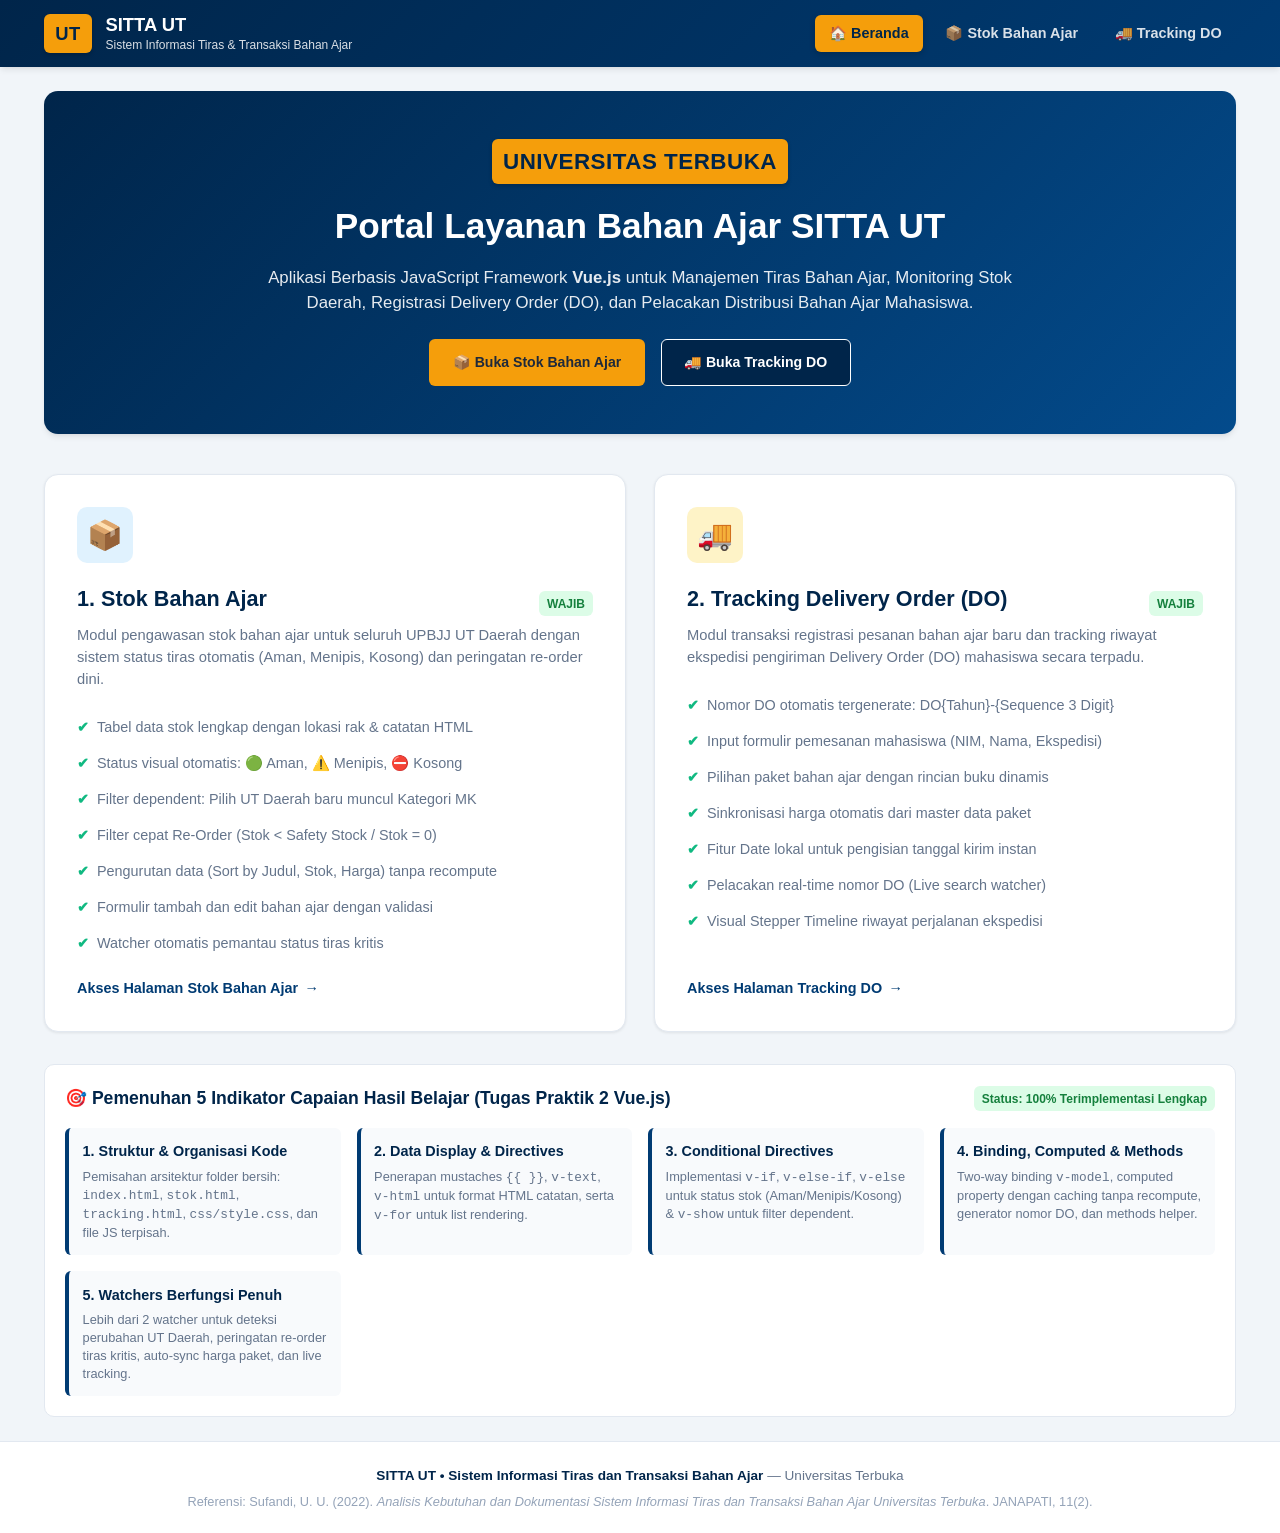
<file: index.html>
<!DOCTYPE html>
<html lang="id">
<head>
  <meta charset="UTF-8">
  <meta name="viewport" content="width=device-width, initial-scale=1.0">
  <title>SITTA UT - Portal Sistem Pemesanan & Distribusi Bahan Ajar</title>
  <!-- Link CSS Desain SITTA UT -->
  <link rel="stylesheet" href="css/style.css">
  <style>
    .features-list {
      list-style: none;
      margin: 1rem 0;
      padding: 0;
    }
    .features-list li {
      padding: 0.45rem 0;
      display: flex;
      align-items: center;
      gap: 0.5rem;
      font-size: 0.9rem;
      color: var(--text-secondary);
    }
    .features-list li::before {
      content: "✔";
      color: #10b981;
      font-weight: bold;
    }
    .indicator-badge-box {
      background: #ffffff;
      border: 1px solid var(--border-color);
      border-radius: var(--radius-md);
      padding: 1.25rem;
      margin-top: 2rem;
    }
    .indicator-grid {
      display: grid;
      grid-template-columns: repeat(auto-fit, minmax(220px, 1fr));
      gap: 1rem;
      margin-top: 1rem;
    }
    .indicator-item {
      background: #f8fafc;
      border-left: 4px solid var(--ut-blue-primary);
      padding: 0.85rem;
      border-radius: var(--radius-sm);
    }
    .indicator-item h4 {
      font-size: 0.9rem;
      color: var(--ut-blue-dark);
      margin-bottom: 0.3rem;
    }
    .indicator-item p {
      font-size: 0.8rem;
      color: var(--text-secondary);
      line-height: 1.4;
    }
  </style>
</head>
<body>

  <!-- Navigasi Header SITTA UT -->
  <header class="site-header">
    <div class="header-container">
      <a href="index.html" class="brand-wrapper">
        <span class="brand-logo-badge">UT</span>
        <div>
          <div class="brand-title">SITTA UT</div>
          <div class="brand-subtitle">Sistem Informasi Tiras & Transaksi Bahan Ajar</div>
        </div>
      </a>
      <nav class="main-nav">
        <ul>
          <li><a href="index.html" class="nav-link active">🏠 Beranda</a></li>
          <li><a href="stok.html" class="nav-link">📦 Stok Bahan Ajar</a></li>
          <li><a href="tracking.html" class="nav-link">🚚 Tracking DO</a></li>
        </ul>
      </nav>
    </div>
  </header>

  <!-- Konten Utama Portal Navigasi -->
  <main class="main-content">

    <!-- Hero Banner SITTA UT -->
    <section class="portal-hero">
      <span class="brand-logo-badge" style="display:inline-block; margin-bottom:1rem; font-size:1.4rem;">
        UNIVERSITAS TERBUKA
      </span>
      <h1>Portal Layanan Bahan Ajar SITTA UT</h1>
      <p>
        Aplikasi Berbasis JavaScript Framework <strong>Vue.js</strong> untuk Manajemen Tiras Bahan Ajar,
        Monitoring Stok Daerah, Registrasi Delivery Order (DO), dan Pelacakan Distribusi Bahan Ajar Mahasiswa.
      </p>
      <div style="margin-top:1.5rem; display:flex; justify-content:center; gap:1rem; flex-wrap:wrap;">
        <a href="stok.html" class="btn btn-warning" style="font-weight:700; padding:0.75rem 1.4rem;">
          📦 Buka Stok Bahan Ajar
        </a>
        <a href="tracking.html" class="btn btn-primary" style="background:#00254a; border:1px solid #ffffff; padding:0.75rem 1.4rem;">
          🚚 Buka Tracking DO
        </a>
      </div>
    </section>

    <!-- Grid Navigasi Menu ke 2 Halaman Web Utama (WAJIB) -->
    <div class="portal-nav-grid">

      <!-- Kartu Menu 1: Stok Bahan Ajar -->
      <a href="stok.html" class="portal-nav-card">
        <div>
          <div class="card-icon" style="background:#e0f2fe; color:#0284c7;">📦</div>
          <div style="display:flex; justify-content:space-between; align-items:center;">
            <h3>1. Stok Bahan Ajar</h3>
            <span class="tag-badge" style="background:#dcfce7; color:#15803d;">WAJIB</span>
          </div>
          <p>
            Modul pengawasan stok bahan ajar untuk seluruh UPBJJ UT Daerah dengan sistem status tiras otomatis
            (Aman, Menipis, Kosong) dan peringatan re-order dini.
          </p>
          <ul class="features-list">
            <li>Tabel data stok lengkap dengan lokasi rak & catatan HTML</li>
            <li>Status visual otomatis: 🟢 Aman, ⚠️ Menipis, ⛔ Kosong</li>
            <li>Filter dependent: Pilih UT Daerah baru muncul Kategori MK</li>
            <li>Filter cepat Re-Order (Stok &lt; Safety Stock / Stok = 0)</li>
            <li>Pengurutan data (Sort by Judul, Stok, Harga) tanpa recompute</li>
            <li>Formulir tambah dan edit bahan ajar dengan validasi</li>
            <li>Watcher otomatis pemantau status tiras kritis</li>
          </ul>
        </div>
        <div class="portal-card-footer">
          <span>Akses Halaman Stok Bahan Ajar</span>
          <span>&rarr;</span>
        </div>
      </a>

      <!-- Kartu Menu 2: Tracking Delivery Order (DO) -->
      <a href="tracking.html" class="portal-nav-card">
        <div>
          <div class="card-icon" style="background:#fef3c7; color:#d97706;">🚚</div>
          <div style="display:flex; justify-content:space-between; align-items:center;">
            <h3>2. Tracking Delivery Order (DO)</h3>
            <span class="tag-badge" style="background:#dcfce7; color:#15803d;">WAJIB</span>
          </div>
          <p>
            Modul transaksi registrasi pesanan bahan ajar baru dan tracking riwayat ekspedisi pengiriman
            Delivery Order (DO) mahasiswa secara terpadu.
          </p>
          <ul class="features-list">
            <li>Nomor DO otomatis tergenerate: DO{Tahun}-{Sequence 3 Digit}</li>
            <li>Input formulir pemesanan mahasiswa (NIM, Nama, Ekspedisi)</li>
            <li>Pilihan paket bahan ajar dengan rincian buku dinamis</li>
            <li>Sinkronisasi harga otomatis dari master data paket</li>
            <li>Fitur Date lokal untuk pengisian tanggal kirim instan</li>
            <li>Pelacakan real-time nomor DO (Live search watcher)</li>
            <li>Visual Stepper Timeline riwayat perjalanan ekspedisi</li>
          </ul>
        </div>
        <div class="portal-card-footer">
          <span>Akses Halaman Tracking DO</span>
          <span>&rarr;</span>
        </div>
      </a>

    </div>

    <!-- Ringkasan Pemenuhan 5 Indikator Capaian Tugas Praktik 2 -->
    <div class="indicator-badge-box">
      <div style="display:flex; justify-content:space-between; align-items:center; flex-wrap:wrap; gap:0.5rem;">
        <h3 style="font-size:1.1rem; color:var(--ut-blue-dark); font-weight:700;">
          🎯 Pemenuhan 5 Indikator Capaian Hasil Belajar (Tugas Praktik 2 Vue.js)
        </h3>
        <span class="tag-badge" style="background:#dcfce7; color:#15803d; font-weight:700;">
          Status: 100% Terimplementasi Lengkap
        </span>
      </div>

      <div class="indicator-grid">
        <div class="indicator-item">
          <h4>1. Struktur &amp; Organisasi Kode</h4>
          <p>Pemisahan arsitektur folder bersih: <code>index.html</code>, <code>stok.html</code>, <code>tracking.html</code>, <code>css/style.css</code>, dan file JS terpisah.</p>
        </div>
        <div class="indicator-item">
          <h4>2. Data Display &amp; Directives</h4>
          <p>Penerapan mustaches <code>{{ }}</code>, <code>v-text</code>, <code>v-html</code> untuk format HTML catatan, serta <code>v-for</code> untuk list rendering.</p>
        </div>
        <div class="indicator-item">
          <h4>3. Conditional Directives</h4>
          <p>Implementasi <code>v-if</code>, <code>v-else-if</code>, <code>v-else</code> untuk status stok (Aman/Menipis/Kosong) &amp; <code>v-show</code> untuk filter dependent.</p>
        </div>
        <div class="indicator-item">
          <h4>4. Binding, Computed &amp; Methods</h4>
          <p>Two-way binding <code>v-model</code>, computed property dengan caching tanpa recompute, generator nomor DO, dan methods helper.</p>
        </div>
        <div class="indicator-item">
          <h4>5. Watchers Berfungsi Penuh</h4>
          <p>Lebih dari 2 watcher untuk deteksi perubahan UT Daerah, peringatan re-order tiras kritis, auto-sync harga paket, dan live tracking.</p>
        </div>
      </div>
    </div>

  </main>

  <!-- Footer Aplikasi SITTA UT -->
  <footer class="site-footer">
    <div style="max-width:1240px; margin:0 auto;">
      <p>
        <strong>SITTA UT &bull; Sistem Informasi Tiras dan Transaksi Bahan Ajar</strong> &mdash; Universitas Terbuka
      </p>
      <p style="margin-top:0.35rem; color:var(--text-muted); font-size:0.8rem;">
        Referensi: Sufandi, U. U. (2022). <em>Analisis Kebutuhan dan Dokumentasi Sistem Informasi Tiras dan Transaksi Bahan Ajar Universitas Terbuka</em>. JANAPATI, 11(2).
      </p>
    </div>
  </footer>

</body>
</html>
</file>
<file: css/style.css>
/* ==========================================================================
   SITTA UT - Sistem Informasi Tiras dan Transaksi Bahan Ajar Universitas Terbuka
   File: css/style.css
   Karakteristik: Ringan, Modern, Responsif, Menggunakan Palet Warna Resmi UT
   ========================================================================== */

:root {
  --ut-blue-primary: #003b73;
  --ut-blue-dark: #00254a;
  --ut-blue-light: #0d6efd;
  --ut-yellow: #f59e0b;
  --ut-yellow-accent: #ffb703;
  --bg-main: #f1f5f9;
  --bg-card: #ffffff;
  --text-primary: #1e293b;
  --text-secondary: #64748b;
  --text-muted: #94a3b8;
  --border-color: #e2e8f0;
  --border-focus: #3b82f6;

  /* Status Colors */
  --status-safe-bg: #dcfce7;
  --status-safe-text: #15803d;
  --status-safe-border: #86efac;

  --status-warn-bg: #fef3c7;
  --status-warn-text: #b45309;
  --status-warn-border: #fcd34d;

  --status-danger-bg: #fee2e2;
  --status-danger-text: #b91c1c;
  --status-danger-border: #fca5a5;

  --shadow-sm: 0 1px 3px rgba(0,0,0,0.08);
  --shadow-md: 0 4px 6px -1px rgba(0,0,0,0.08), 0 2px 4px -2px rgba(0,0,0,0.06);
  --shadow-lg: 0 10px 15px -3px rgba(0,0,0,0.1), 0 4px 6px -4px rgba(0,0,0,0.08);
  --radius-sm: 6px;
  --radius-md: 10px;
  --radius-lg: 14px;
  --transition: all 0.25s ease;
}

* {
  box-sizing: border-box;
  margin: 0;
  padding: 0;
}

body {
  font-family: 'Segoe UI', -apple-system, BlinkMacSystemFont, Roboto, Helvetica, Arial, sans-serif;
  background-color: var(--bg-main);
  color: var(--text-primary);
  line-height: 1.5;
  min-height: 100vh;
  display: flex;
  flex-direction: column;
}

/* ==========================================================================
   Header & Navbar
   ========================================================================== */
.site-header {
  background: linear-gradient(135deg, var(--ut-blue-dark) 0%, var(--ut-blue-primary) 100%);
  color: #ffffff;
  box-shadow: var(--shadow-md);
  position: sticky;
  top: 0;
  z-index: 100;
}

.header-container {
  max-width: 1240px;
  margin: 0 auto;
  padding: 0.85rem 1.5rem;
  display: flex;
  justify-content: space-between;
  align-items: center;
  flex-wrap: wrap;
  gap: 1rem;
}

.brand-wrapper {
  display: flex;
  align-items: center;
  gap: 0.85rem;
  text-decoration: none;
  color: #ffffff;
}

.brand-logo-badge {
  background-color: var(--ut-yellow);
  color: var(--ut-blue-dark);
  font-weight: 800;
  font-size: 1.15rem;
  padding: 0.35rem 0.7rem;
  border-radius: var(--radius-sm);
  letter-spacing: 0.5px;
  box-shadow: 0 2px 4px rgba(0,0,0,0.2);
}

.brand-title {
  font-size: 1.15rem;
  font-weight: 700;
  line-height: 1.2;
}

.brand-subtitle {
  font-size: 0.75rem;
  color: rgba(255,255,255,0.85);
  font-weight: 400;
}

.main-nav ul {
  display: flex;
  list-style: none;
  gap: 0.5rem;
  align-items: center;
}

.nav-link {
  color: rgba(255, 255, 255, 0.85);
  text-decoration: none;
  padding: 0.5rem 0.9rem;
  border-radius: var(--radius-sm);
  font-weight: 600;
  font-size: 0.9rem;
  transition: var(--transition);
  display: inline-flex;
  align-items: center;
  gap: 0.4rem;
}

.nav-link:hover {
  background-color: rgba(255, 255, 255, 0.15);
  color: #ffffff;
}

.nav-link.active {
  background-color: var(--ut-yellow);
  color: var(--ut-blue-dark);
  box-shadow: 0 2px 6px rgba(0,0,0,0.2);
}

/* ==========================================================================
   Page Layout & Containers
   ========================================================================== */
.main-content {
  max-width: 1240px;
  width: 100%;
  margin: 1.5rem auto;
  padding: 0 1.5rem;
  flex: 1;
}

.page-header {
  margin-bottom: 1.5rem;
  display: flex;
  justify-content: space-between;
  align-items: center;
  flex-wrap: wrap;
  gap: 1rem;
}

.page-title {
  font-size: 1.6rem;
  font-weight: 700;
  color: var(--ut-blue-dark);
  display: flex;
  align-items: center;
  gap: 0.6rem;
}

.page-description {
  color: var(--text-secondary);
  font-size: 0.92rem;
  margin-top: 0.25rem;
}

/* ==========================================================================
   Cards & Panels
   ========================================================================== */
.card {
  background: var(--bg-card);
  border-radius: var(--radius-md);
  border: 1px solid var(--border-color);
  box-shadow: var(--shadow-sm);
  padding: 1.25rem;
  margin-bottom: 1.5rem;
  transition: var(--transition);
}

.card:hover {
  box-shadow: var(--shadow-md);
}

.card-header {
  display: flex;
  justify-content: space-between;
  align-items: center;
  margin-bottom: 1rem;
  padding-bottom: 0.75rem;
  border-bottom: 1px solid var(--border-color);
}

.card-title {
  font-size: 1.15rem;
  font-weight: 700;
  color: var(--ut-blue-primary);
  display: flex;
  align-items: center;
  gap: 0.5rem;
}

/* ==========================================================================
   Dashboard Metric Cards
   ========================================================================== */
.metric-grid {
  display: grid;
  grid-template-columns: repeat(auto-fit, minmax(210px, 1fr));
  gap: 1rem;
  margin-bottom: 1.5rem;
}

.metric-card {
  background: var(--bg-card);
  border: 1px solid var(--border-color);
  border-radius: var(--radius-md);
  padding: 1.1rem;
  display: flex;
  align-items: center;
  gap: 1rem;
  box-shadow: var(--shadow-sm);
}

.metric-icon {
  width: 48px;
  height: 48px;
  border-radius: var(--radius-md);
  display: flex;
  align-items: center;
  justify-content: center;
  font-size: 1.4rem;
}

.metric-icon.blue { background-color: #e0f2fe; color: #0284c7; }
.metric-icon.green { background-color: #dcfce7; color: #16a34a; }
.metric-icon.yellow { background-color: #fef3c7; color: #d97706; }
.metric-icon.red { background-color: #fee2e2; color: #dc2626; }

.metric-info h4 {
  font-size: 0.8rem;
  text-transform: uppercase;
  color: var(--text-secondary);
  letter-spacing: 0.5px;
}

.metric-number {
  font-size: 1.5rem;
  font-weight: 800;
  color: var(--ut-blue-dark);
}

/* ==========================================================================
   Filter & Search Toolbar
   ========================================================================== */
.filter-toolbar {
  background: #ffffff;
  border: 1px solid var(--border-color);
  border-radius: var(--radius-md);
  padding: 1.25rem;
  margin-bottom: 1.5rem;
  box-shadow: var(--shadow-sm);
}

.filter-grid {
  display: grid;
  grid-template-columns: repeat(auto-fit, minmax(200px, 1fr));
  gap: 1rem;
  align-items: flex-end;
}

.form-group {
  display: flex;
  flex-direction: column;
  gap: 0.4rem;
}

.form-group label {
  font-size: 0.85rem;
  font-weight: 600;
  color: var(--text-primary);
}

.form-control, .form-select {
  width: 100%;
  padding: 0.55rem 0.8rem;
  font-size: 0.9rem;
  border: 1px solid var(--border-color);
  border-radius: var(--radius-sm);
  background-color: #ffffff;
  color: var(--text-primary);
  transition: var(--transition);
  font-family: inherit;
}

.form-control:focus, .form-select:focus {
  outline: none;
  border-color: var(--border-focus);
  box-shadow: 0 0 0 3px rgba(59, 130, 246, 0.2);
}

.checkbox-label {
  display: flex;
  align-items: center;
  gap: 0.5rem;
  font-size: 0.88rem;
  cursor: pointer;
  user-select: none;
  padding: 0.55rem 0;
}

.checkbox-label input[type="checkbox"] {
  width: 18px;
  height: 18px;
  accent-color: var(--ut-blue-primary);
  cursor: pointer;
}

.dependent-badge {
  display: inline-block;
  background-color: #ede9fe;
  color: #6d28d9;
  font-size: 0.72rem;
  font-weight: 700;
  padding: 0.15rem 0.45rem;
  border-radius: 999px;
  margin-left: 0.35rem;
}

/* ==========================================================================
   Buttons
   ========================================================================== */
.btn {
  display: inline-flex;
  align-items: center;
  justify-content: center;
  gap: 0.45rem;
  padding: 0.55rem 1rem;
  font-size: 0.88rem;
  font-weight: 600;
  border-radius: var(--radius-sm);
  border: 1px solid transparent;
  cursor: pointer;
  transition: var(--transition);
  text-decoration: none;
  font-family: inherit;
}

.btn-primary {
  background-color: var(--ut-blue-primary);
  color: #ffffff;
}

.btn-primary:hover {
  background-color: var(--ut-blue-dark);
}

.btn-success {
  background-color: #10b981;
  color: #ffffff;
}

.btn-success:hover {
  background-color: #059669;
}

.btn-secondary {
  background-color: #f1f5f9;
  color: var(--text-primary);
  border-color: var(--border-color);
}

.btn-secondary:hover {
  background-color: #e2e8f0;
}

.btn-warning {
  background-color: var(--ut-yellow);
  color: #1e293b;
}

.btn-warning:hover {
  background-color: #d97706;
  color: #ffffff;
}

.btn-danger {
  background-color: #ef4444;
  color: #ffffff;
}

.btn-danger:hover {
  background-color: #dc2626;
}

.btn-outline {
  background: transparent;
  border-color: var(--border-color);
  color: var(--text-secondary);
}

.btn-outline:hover {
  border-color: var(--ut-blue-primary);
  color: var(--ut-blue-primary);
  background-color: #eff6ff;
}

.btn-sm {
  padding: 0.3rem 0.6rem;
  font-size: 0.8rem;
}

/* ==========================================================================
   Table Component
   ========================================================================== */
.table-responsive {
  width: 100%;
  overflow-x: auto;
  border-radius: var(--radius-md);
  border: 1px solid var(--border-color);
  background: #ffffff;
}

.data-table {
  width: 100%;
  border-collapse: collapse;
  text-align: left;
  font-size: 0.88rem;
}

.data-table thead th {
  background-color: #f8fafc;
  color: var(--ut-blue-dark);
  font-weight: 700;
  padding: 0.85rem 1rem;
  border-bottom: 2px solid var(--border-color);
  white-space: nowrap;
}

.data-table tbody td {
  padding: 0.85rem 1rem;
  border-bottom: 1px solid var(--border-color);
  vertical-align: middle;
}

.data-table tbody tr:hover {
  background-color: #f8fafc;
}

.data-table tbody tr.row-danger {
  background-color: #fff5f5;
}

.data-table tbody tr.row-warning {
  background-color: #fffdf5;
}

/* ==========================================================================
   Status Badges
   ========================================================================== */
.status-badge {
  display: inline-flex;
  align-items: center;
  gap: 0.35rem;
  padding: 0.3rem 0.65rem;
  border-radius: 999px;
  font-weight: 700;
  font-size: 0.78rem;
  border: 1px solid transparent;
  white-space: nowrap;
}

.status-badge.safe {
  background-color: var(--status-safe-bg);
  color: var(--status-safe-text);
  border-color: var(--status-safe-border);
}

.status-badge.warning {
  background-color: var(--status-warn-bg);
  color: var(--status-warn-text);
  border-color: var(--status-warn-border);
}

.status-badge.danger {
  background-color: var(--status-danger-bg);
  color: var(--status-danger-text);
  border-color: var(--status-danger-border);
}

.tag-badge {
  display: inline-block;
  background-color: #e2e8f0;
  color: #334155;
  font-size: 0.75rem;
  font-weight: 600;
  padding: 0.2rem 0.5rem;
  border-radius: var(--radius-sm);
}

/* ==========================================================================
   Alerts & Notifications
   ========================================================================== */
.alert {
  padding: 0.85rem 1.15rem;
  border-radius: var(--radius-sm);
  margin-bottom: 1.25rem;
  font-size: 0.88rem;
  display: flex;
  align-items: center;
  justify-content: space-between;
  border: 1px solid transparent;
  animation: fadeIn 0.3s ease;
}

.alert-warning {
  background-color: #fffbeb;
  border-color: #fde68a;
  color: #92400e;
}

.alert-info {
  background-color: #eff6ff;
  border-color: #bfdbfe;
  color: #1e40af;
}

.alert-success {
  background-color: #f0fdf4;
  border-color: #bbf7d0;
  color: #166534;
}

/* ==========================================================================
   Modals
   ========================================================================== */
.modal-backdrop {
  position: fixed;
  top: 0;
  left: 0;
  right: 0;
  bottom: 0;
  background-color: rgba(15, 23, 42, 0.6);
  backdrop-filter: blur(4px);
  display: flex;
  align-items: center;
  justify-content: center;
  z-index: 1000;
  padding: 1rem;
  animation: fadeIn 0.2s ease;
}

.modal-content {
  background: #ffffff;
  width: 100%;
  max-width: 650px;
  max-height: 90vh;
  overflow-y: auto;
  border-radius: var(--radius-lg);
  box-shadow: var(--shadow-lg);
  display: flex;
  flex-direction: column;
}

.modal-header {
  padding: 1.25rem 1.5rem;
  border-bottom: 1px solid var(--border-color);
  display: flex;
  justify-content: space-between;
  align-items: center;
  background-color: #f8fafc;
  border-top-left-radius: var(--radius-lg);
  border-top-right-radius: var(--radius-lg);
}

.modal-header h3 {
  font-size: 1.15rem;
  color: var(--ut-blue-dark);
  font-weight: 700;
}

.modal-close-btn {
  background: none;
  border: none;
  font-size: 1.3rem;
  line-height: 1;
  color: var(--text-secondary);
  cursor: pointer;
}

.modal-close-btn:hover {
  color: #ef4444;
}

.modal-body {
  padding: 1.5rem;
}

.modal-footer {
  padding: 1rem 1.5rem;
  border-top: 1px solid var(--border-color);
  background-color: #f8fafc;
  display: flex;
  justify-content: flex-end;
  gap: 0.75rem;
  border-bottom-left-radius: var(--radius-lg);
  border-bottom-right-radius: var(--radius-lg);
}

/* ==========================================================================
   Form Grid & Validation
   ========================================================================== */
.form-grid-2 {
  display: grid;
  grid-template-columns: repeat(2, 1fr);
  gap: 1rem;
}

.invalid-feedback {
  color: #dc2626;
  font-size: 0.76rem;
  margin-top: 0.2rem;
  font-weight: 500;
}

.field-error {
  border-color: #ef4444 !important;
  background-color: #fef2f2 !important;
}

/* ==========================================================================
   Tracking Stepper & Delivery Order UI
   ========================================================================== */
.stepper-timeline {
  position: relative;
  margin: 1.5rem 0 0.5rem 0.5rem;
  padding-left: 1.5rem;
  border-left: 2px solid #cbd5e1;
}

.stepper-item {
  position: relative;
  margin-bottom: 1.25rem;
}

.stepper-item:last-child {
  margin-bottom: 0;
}

.stepper-node {
  position: absolute;
  left: -1.95rem;
  top: 0.15rem;
  width: 14px;
  height: 14px;
  border-radius: 50%;
  background-color: #ffffff;
  border: 3px solid var(--ut-blue-primary);
}

.stepper-item.current .stepper-node {
  border-color: #10b981;
  background-color: #10b981;
  box-shadow: 0 0 0 4px rgba(16, 185, 129, 0.25);
}

.stepper-time {
  font-size: 0.76rem;
  font-weight: 700;
  color: var(--ut-blue-primary);
  margin-bottom: 0.2rem;
}

.stepper-desc {
  font-size: 0.88rem;
  color: var(--text-primary);
  font-weight: 500;
}

.package-preview-box {
  background: #f8fafc;
  border: 1px dashed #cbd5e1;
  border-radius: var(--radius-sm);
  padding: 0.85rem;
  margin-top: 0.5rem;
}

/* ==========================================================================
   Home Portal / Landing Styles
   ========================================================================== */
.portal-hero {
  background: linear-gradient(135deg, var(--ut-blue-dark) 0%, #034b8c 100%);
  color: #ffffff;
  border-radius: var(--radius-lg);
  padding: 3rem 2rem;
  text-align: center;
  margin-bottom: 2.5rem;
  box-shadow: var(--shadow-md);
}

.portal-hero h1 {
  font-size: 2.2rem;
  font-weight: 800;
  margin-bottom: 0.75rem;
}

.portal-hero p {
  font-size: 1.05rem;
  color: rgba(255, 255, 255, 0.9);
  max-width: 750px;
  margin: 0 auto;
}

.portal-nav-grid {
  display: grid;
  grid-template-columns: repeat(auto-fit, minmax(320px, 1fr));
  gap: 1.75rem;
}

.portal-nav-card {
  background: #ffffff;
  border: 1px solid var(--border-color);
  border-radius: var(--radius-lg);
  padding: 2rem;
  text-decoration: none;
  color: inherit;
  box-shadow: var(--shadow-sm);
  transition: var(--transition);
  display: flex;
  flex-direction: column;
  justify-content: space-between;
}

.portal-nav-card:hover {
  transform: translateY(-4px);
  box-shadow: var(--shadow-lg);
  border-color: var(--ut-blue-light);
}

.portal-nav-card .card-icon {
  width: 56px;
  height: 56px;
  border-radius: var(--radius-md);
  background-color: #e0f2fe;
  color: var(--ut-blue-primary);
  display: flex;
  align-items: center;
  justify-content: center;
  font-size: 1.8rem;
  margin-bottom: 1.25rem;
}

.portal-nav-card h3 {
  font-size: 1.35rem;
  font-weight: 700;
  color: var(--ut-blue-dark);
  margin-bottom: 0.5rem;
}

.portal-nav-card p {
  color: var(--text-secondary);
  font-size: 0.92rem;
  margin-bottom: 1.25rem;
  line-height: 1.5;
}

.portal-card-footer {
  display: flex;
  align-items: center;
  font-weight: 700;
  font-size: 0.9rem;
  color: var(--ut-blue-primary);
  gap: 0.4rem;
}

/* ==========================================================================
   Footer
   ========================================================================== */
.site-footer {
  background-color: #ffffff;
  border-top: 1px solid var(--border-color);
  padding: 1.5rem;
  text-align: center;
  font-size: 0.85rem;
  color: var(--text-secondary);
  margin-top: auto;
}

.site-footer strong {
  color: var(--ut-blue-dark);
}

/* Animations */
@keyframes fadeIn {
  from { opacity: 0; transform: translateY(-4px); }
  to { opacity: 1; transform: translateY(0); }
}

/* Responsive adjustments */
@media (max-width: 768px) {
  .header-container {
    flex-direction: column;
    align-items: flex-start;
  }
  .main-nav ul {
    flex-wrap: wrap;
  }
  .form-grid-2 {
    grid-template-columns: 1fr;
  }
  .portal-hero {
    padding: 2rem 1.25rem;
  }
  .portal-hero h1 {
    font-size: 1.7rem;
  }
}
</file>
